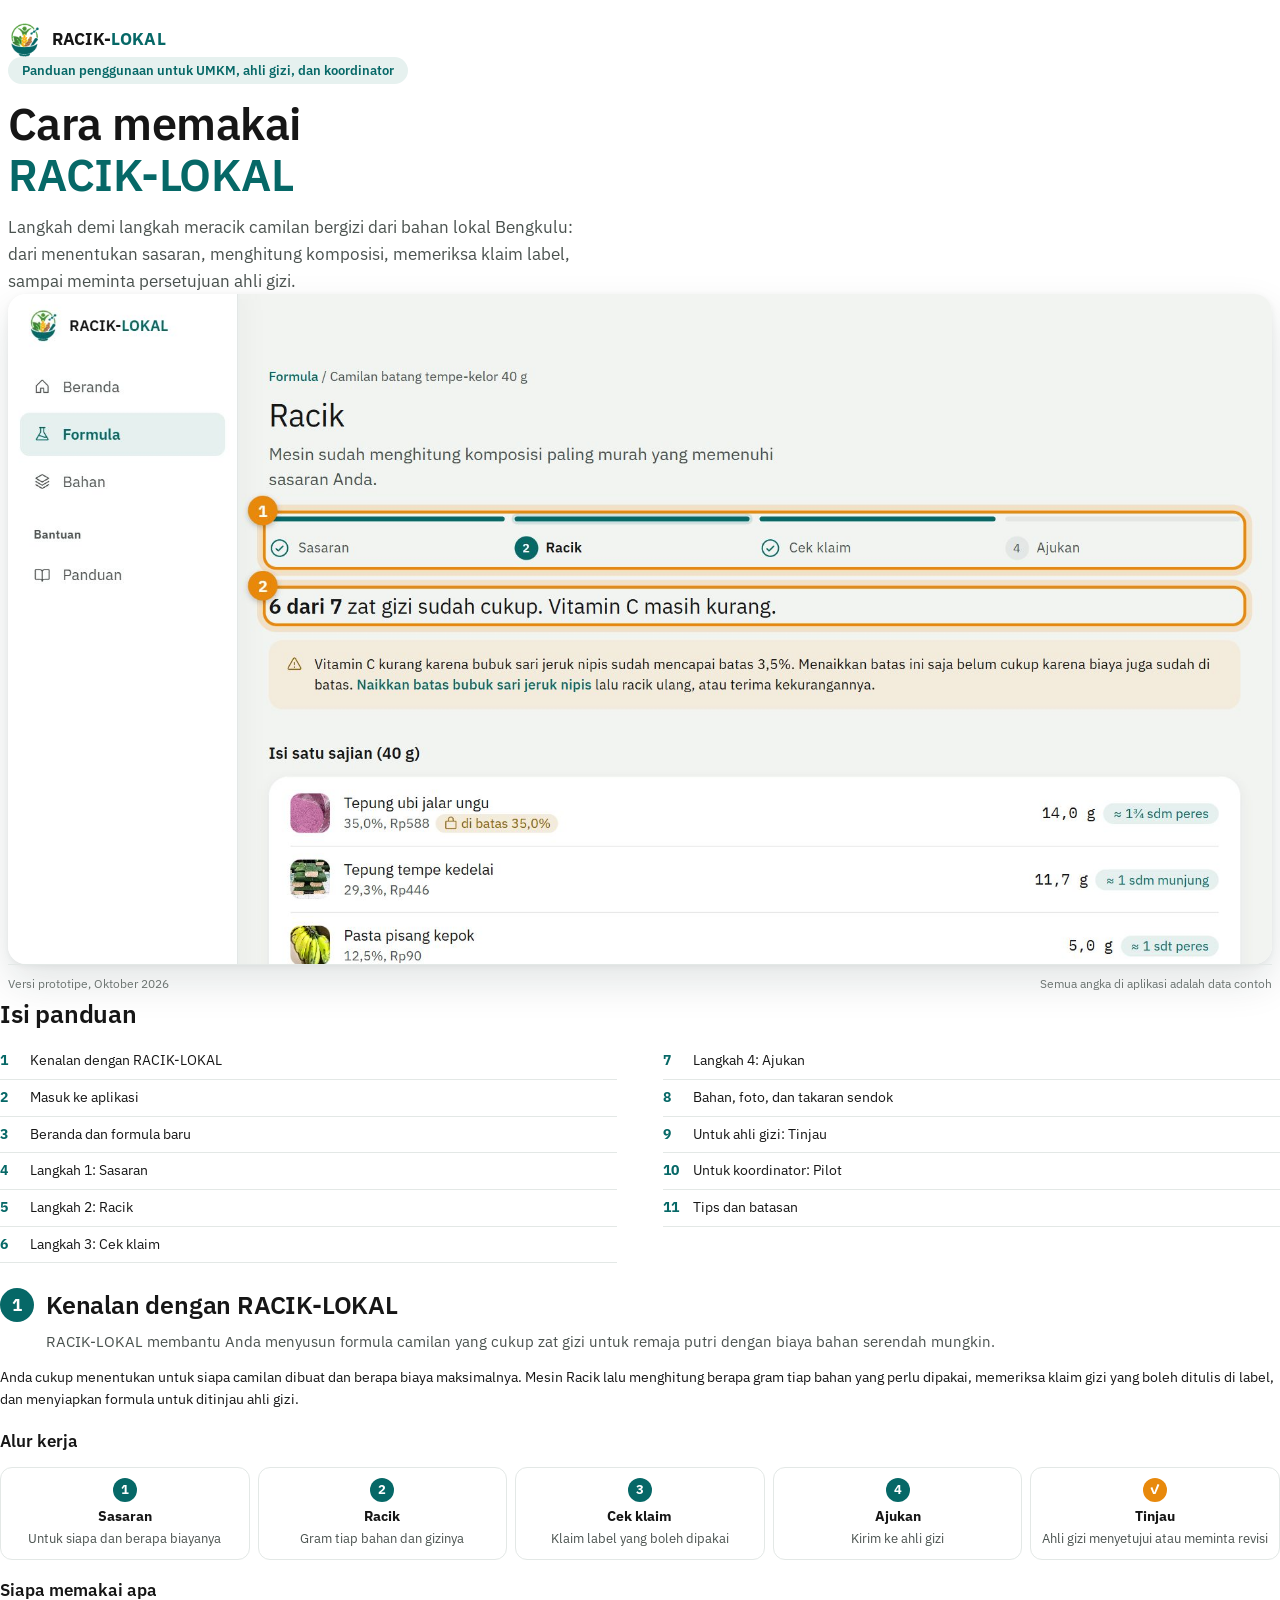
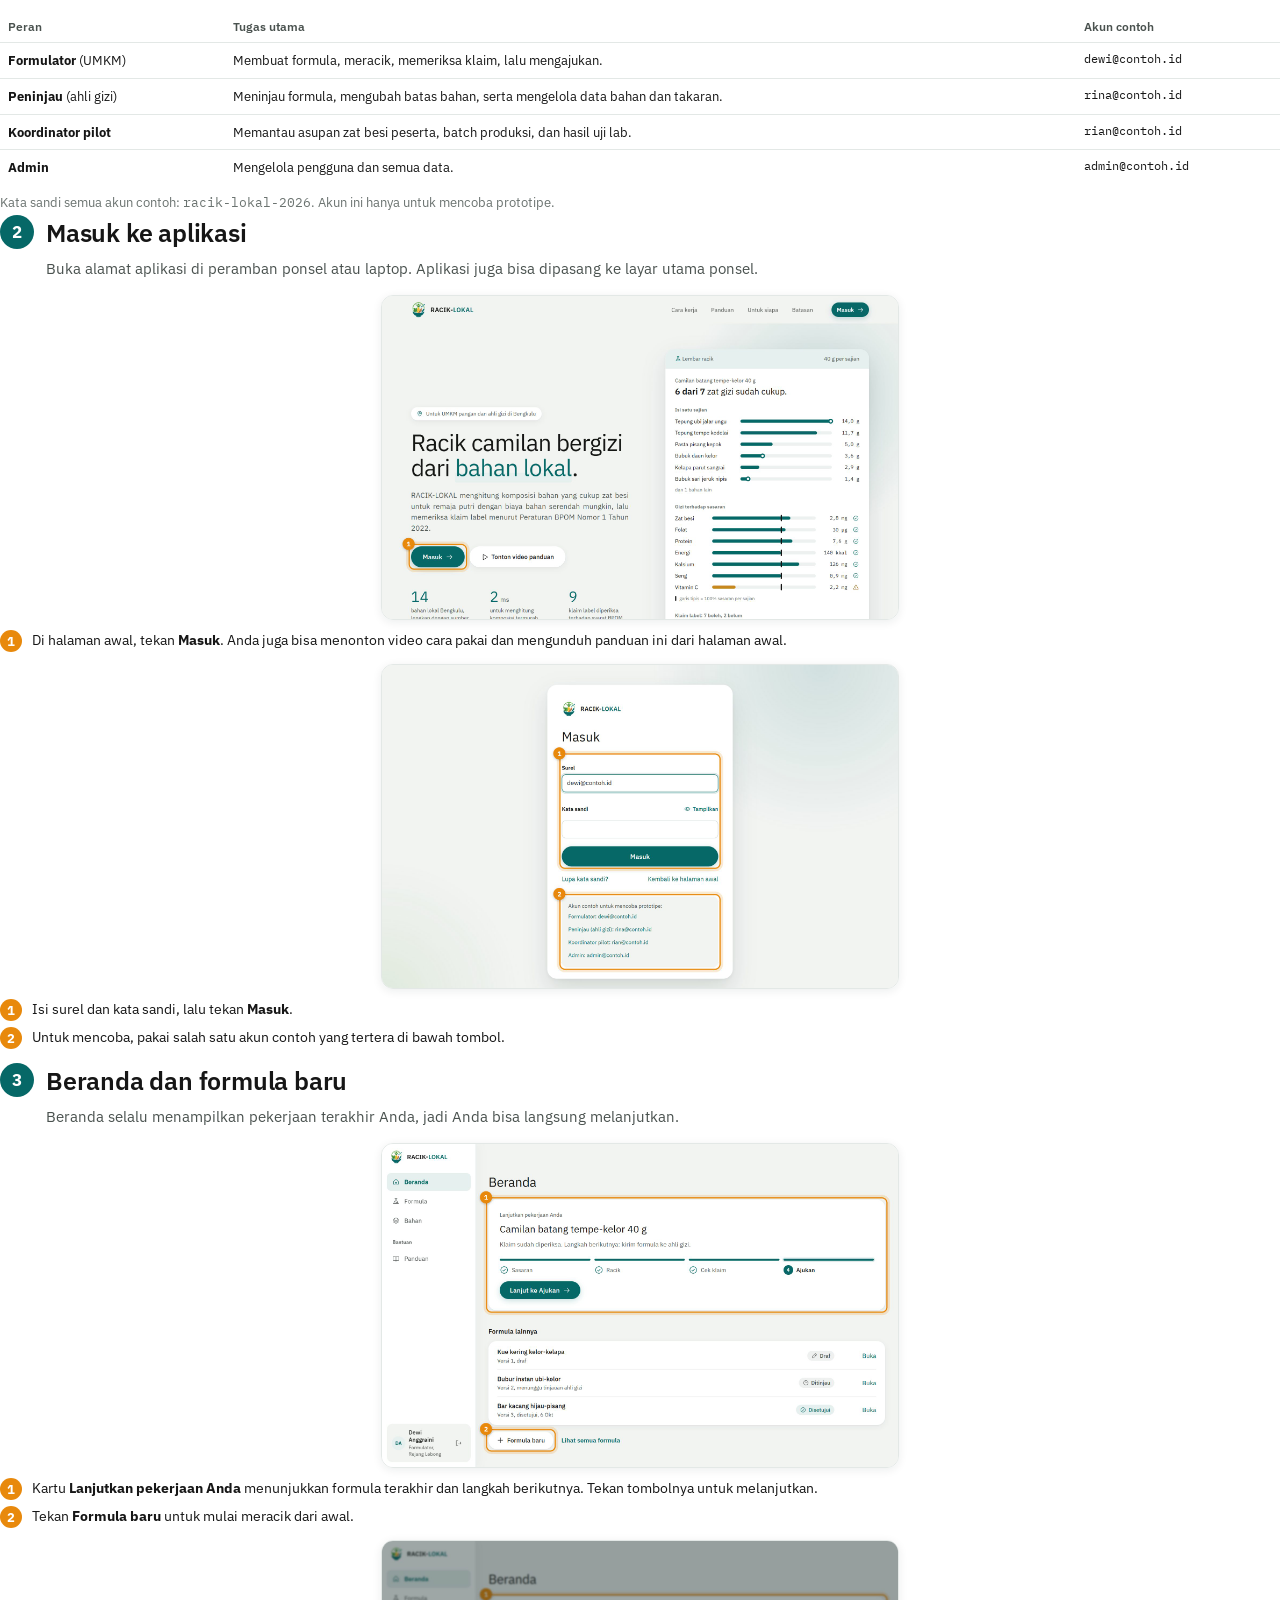
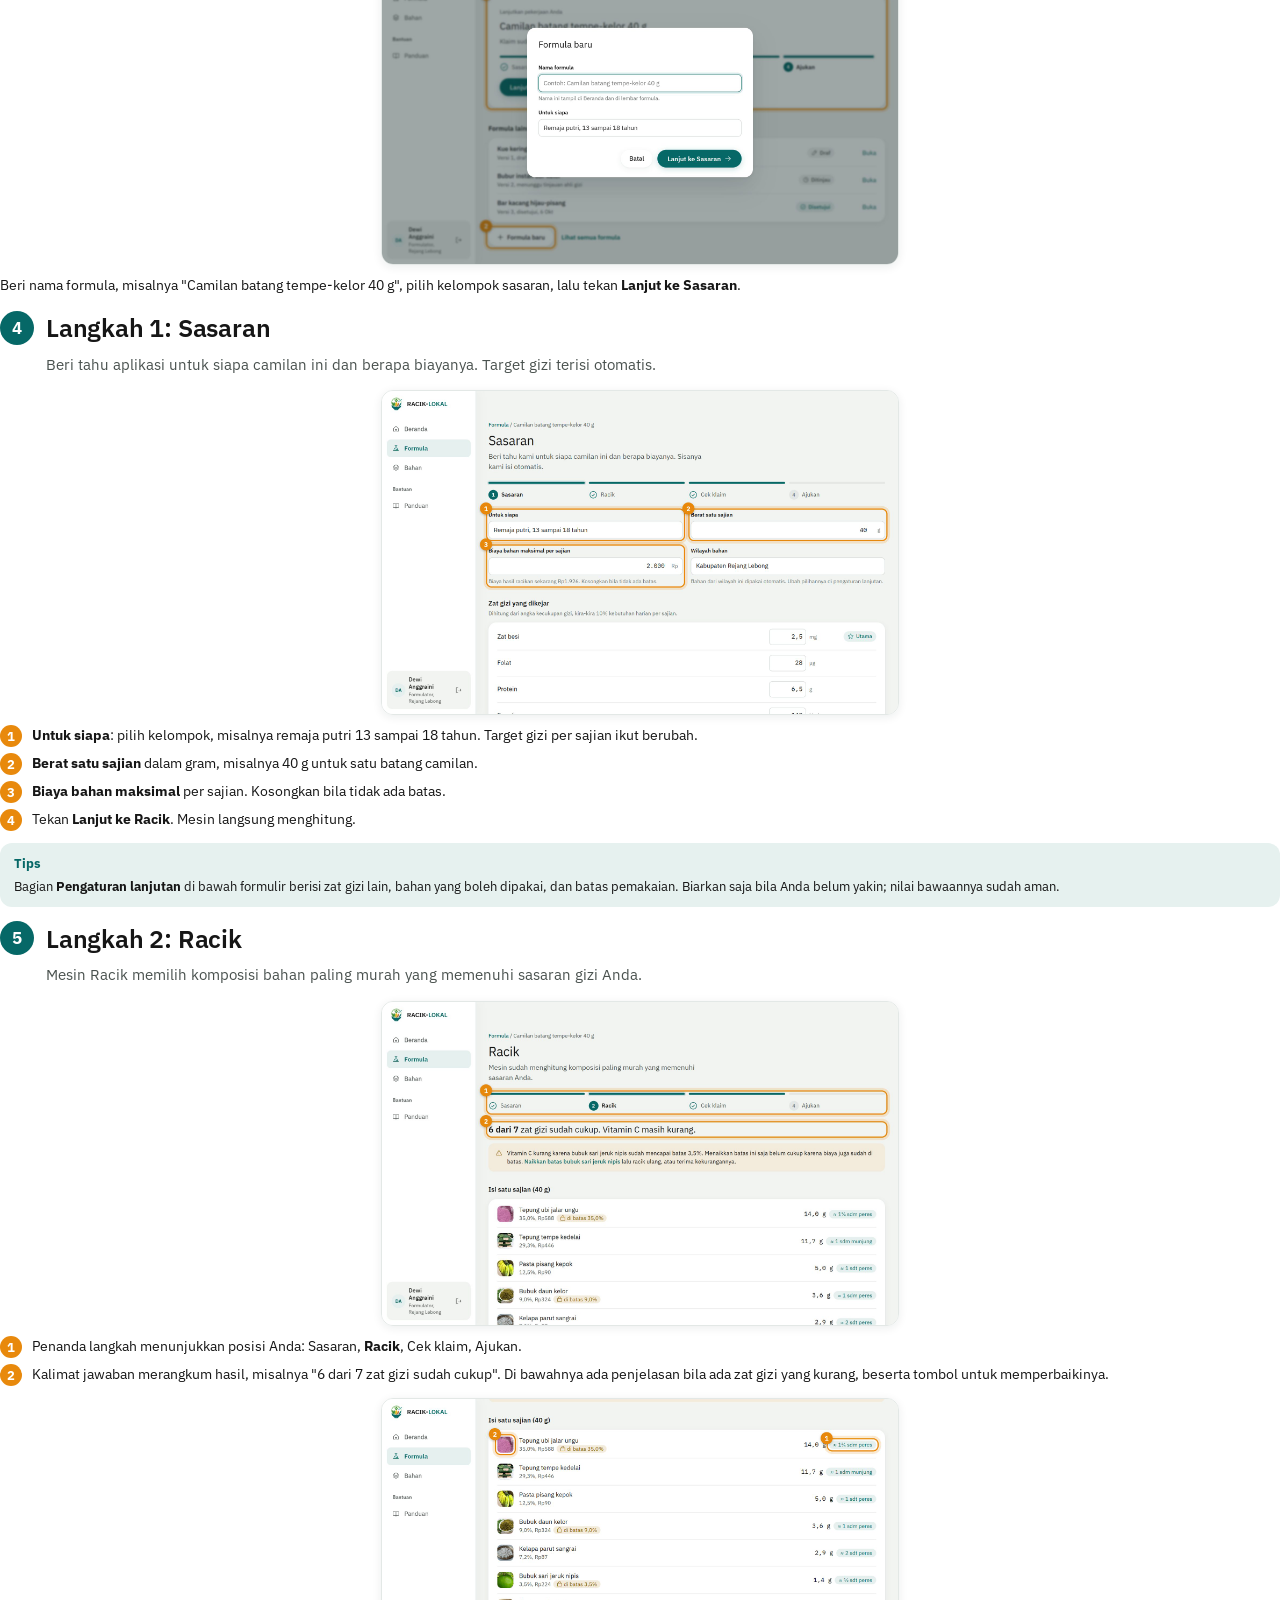
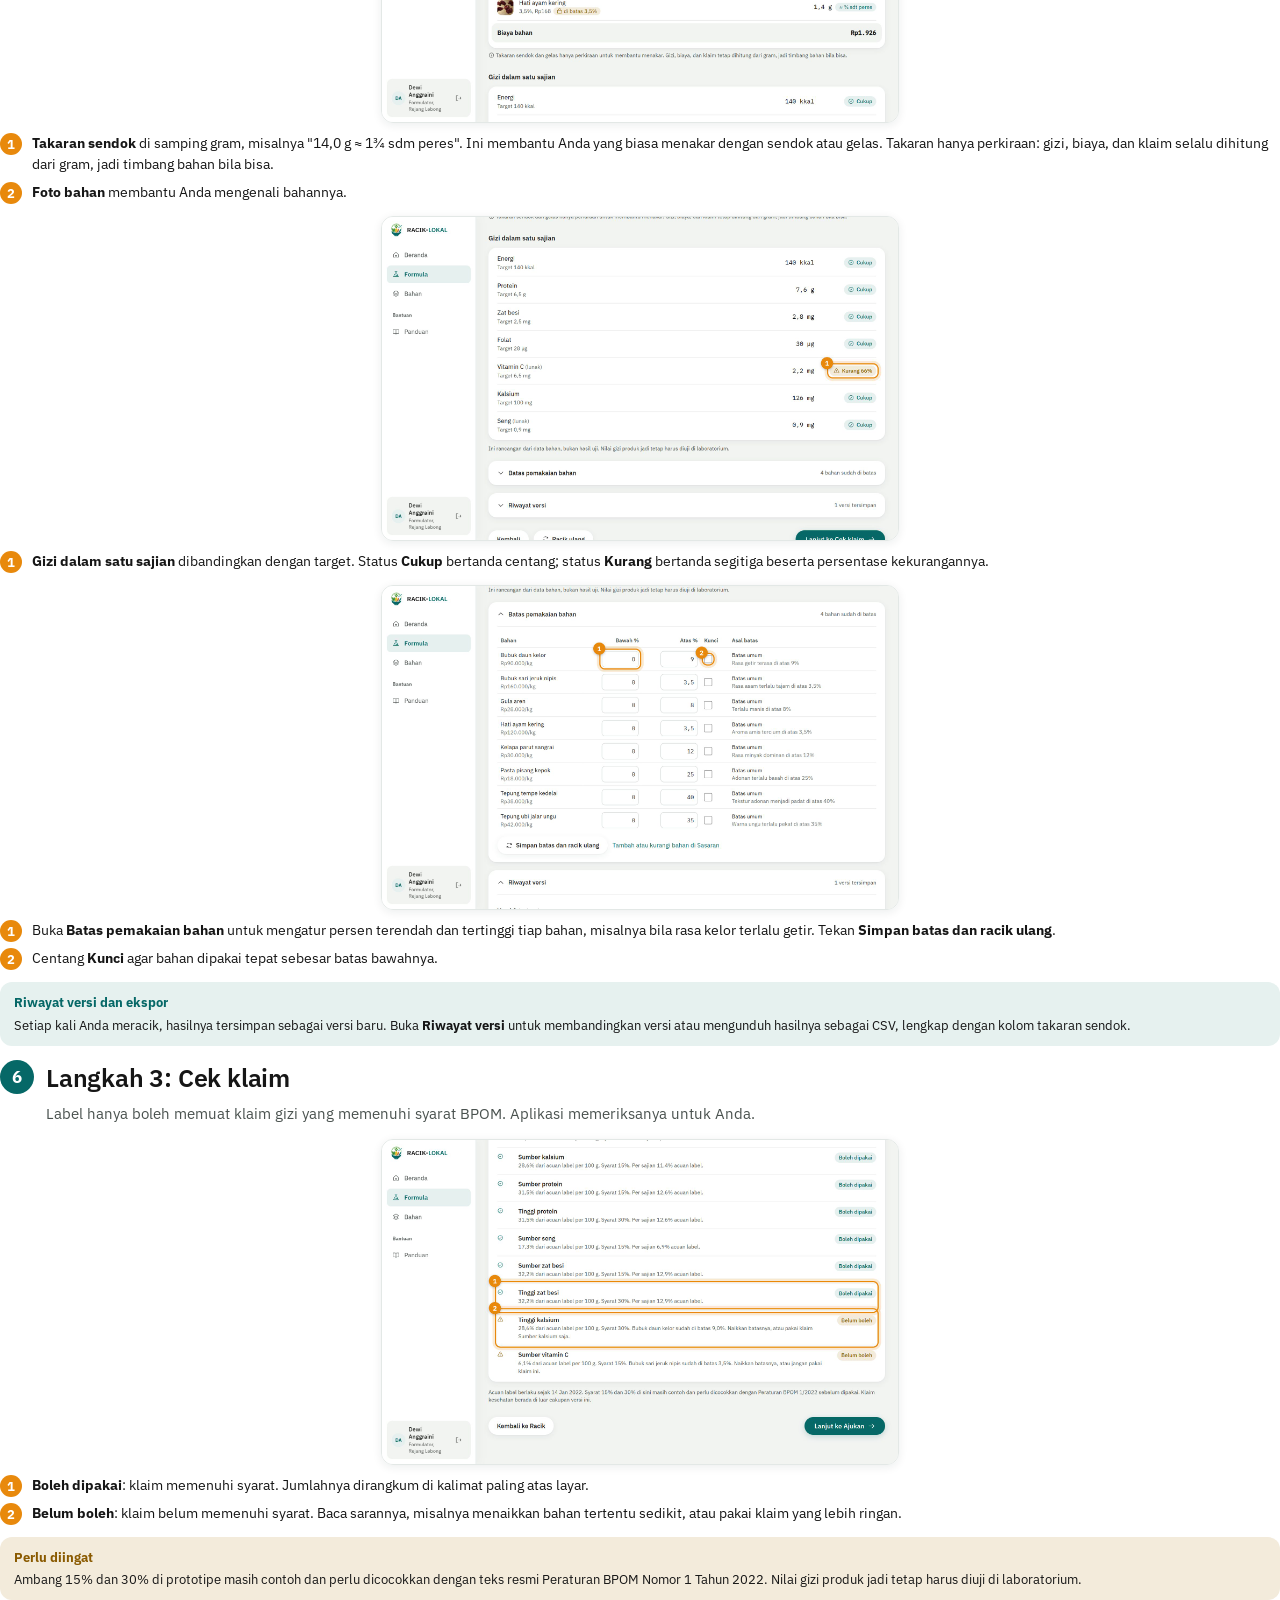
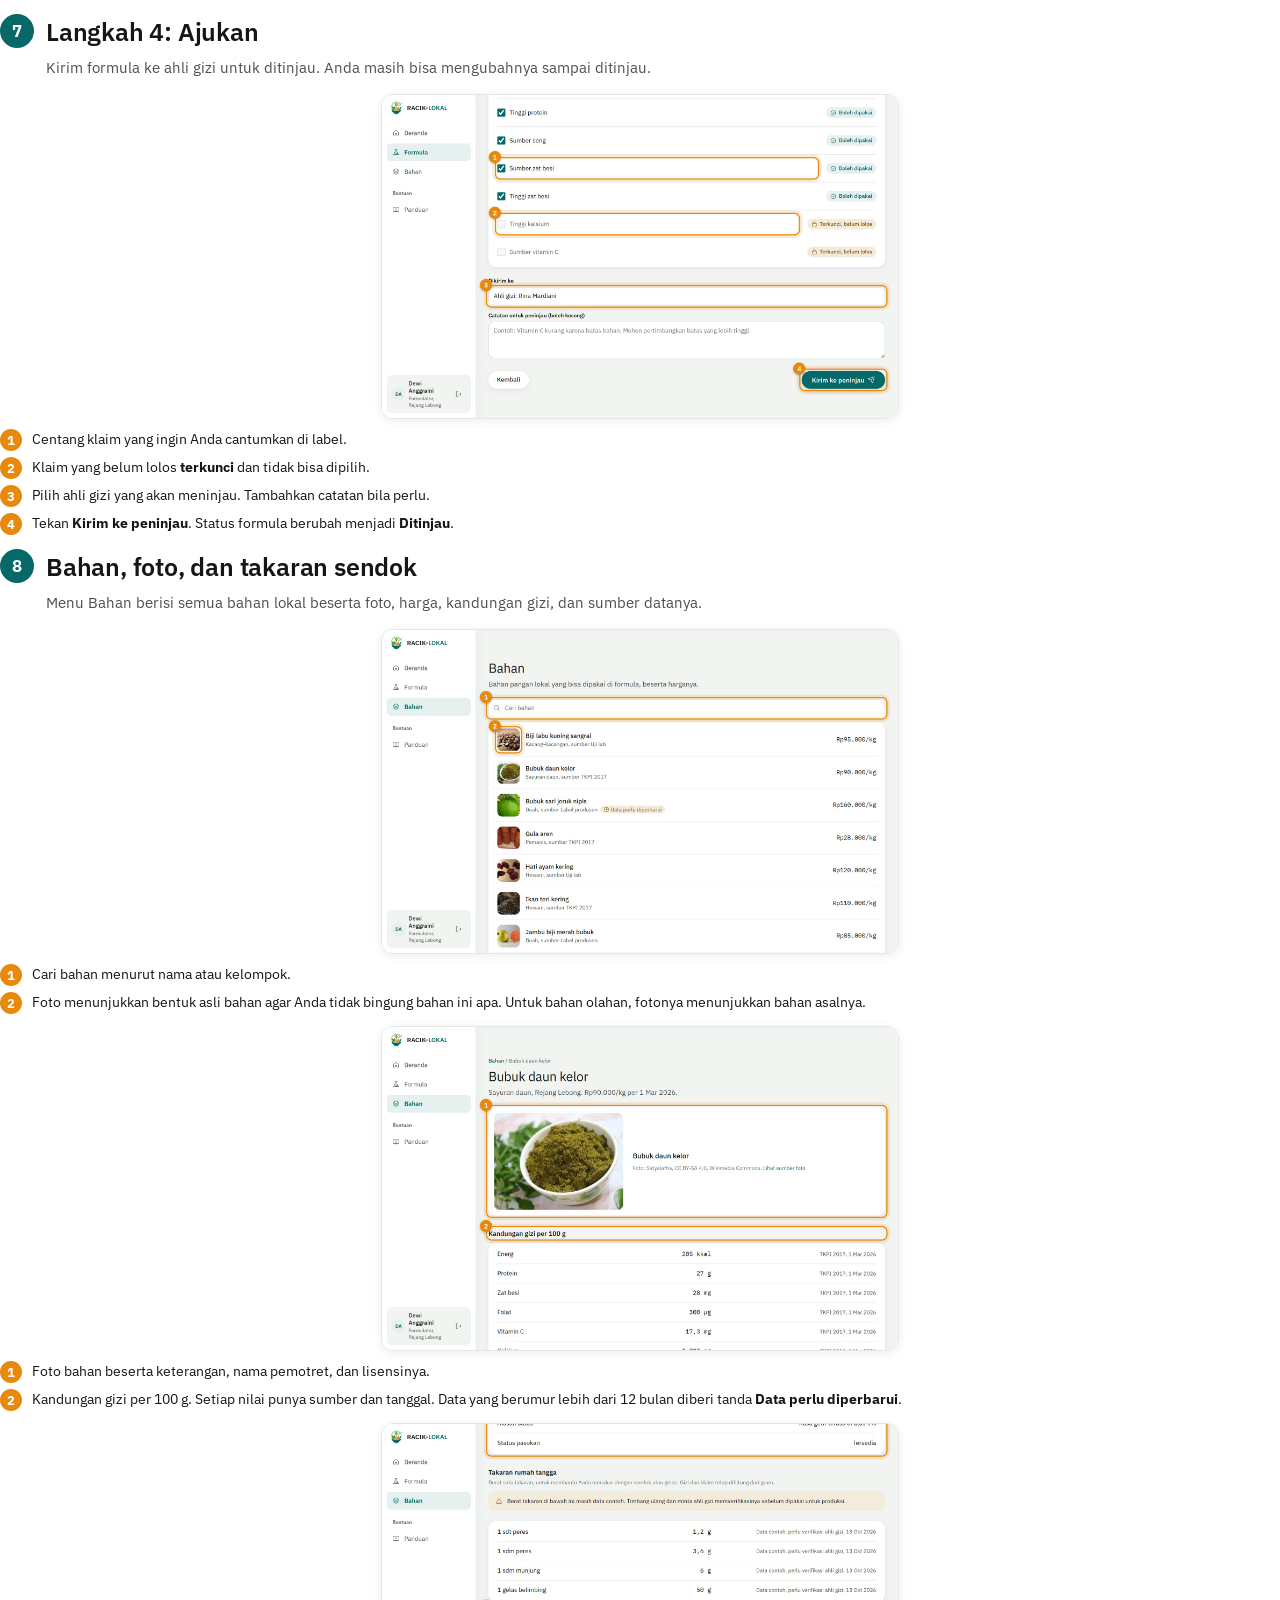
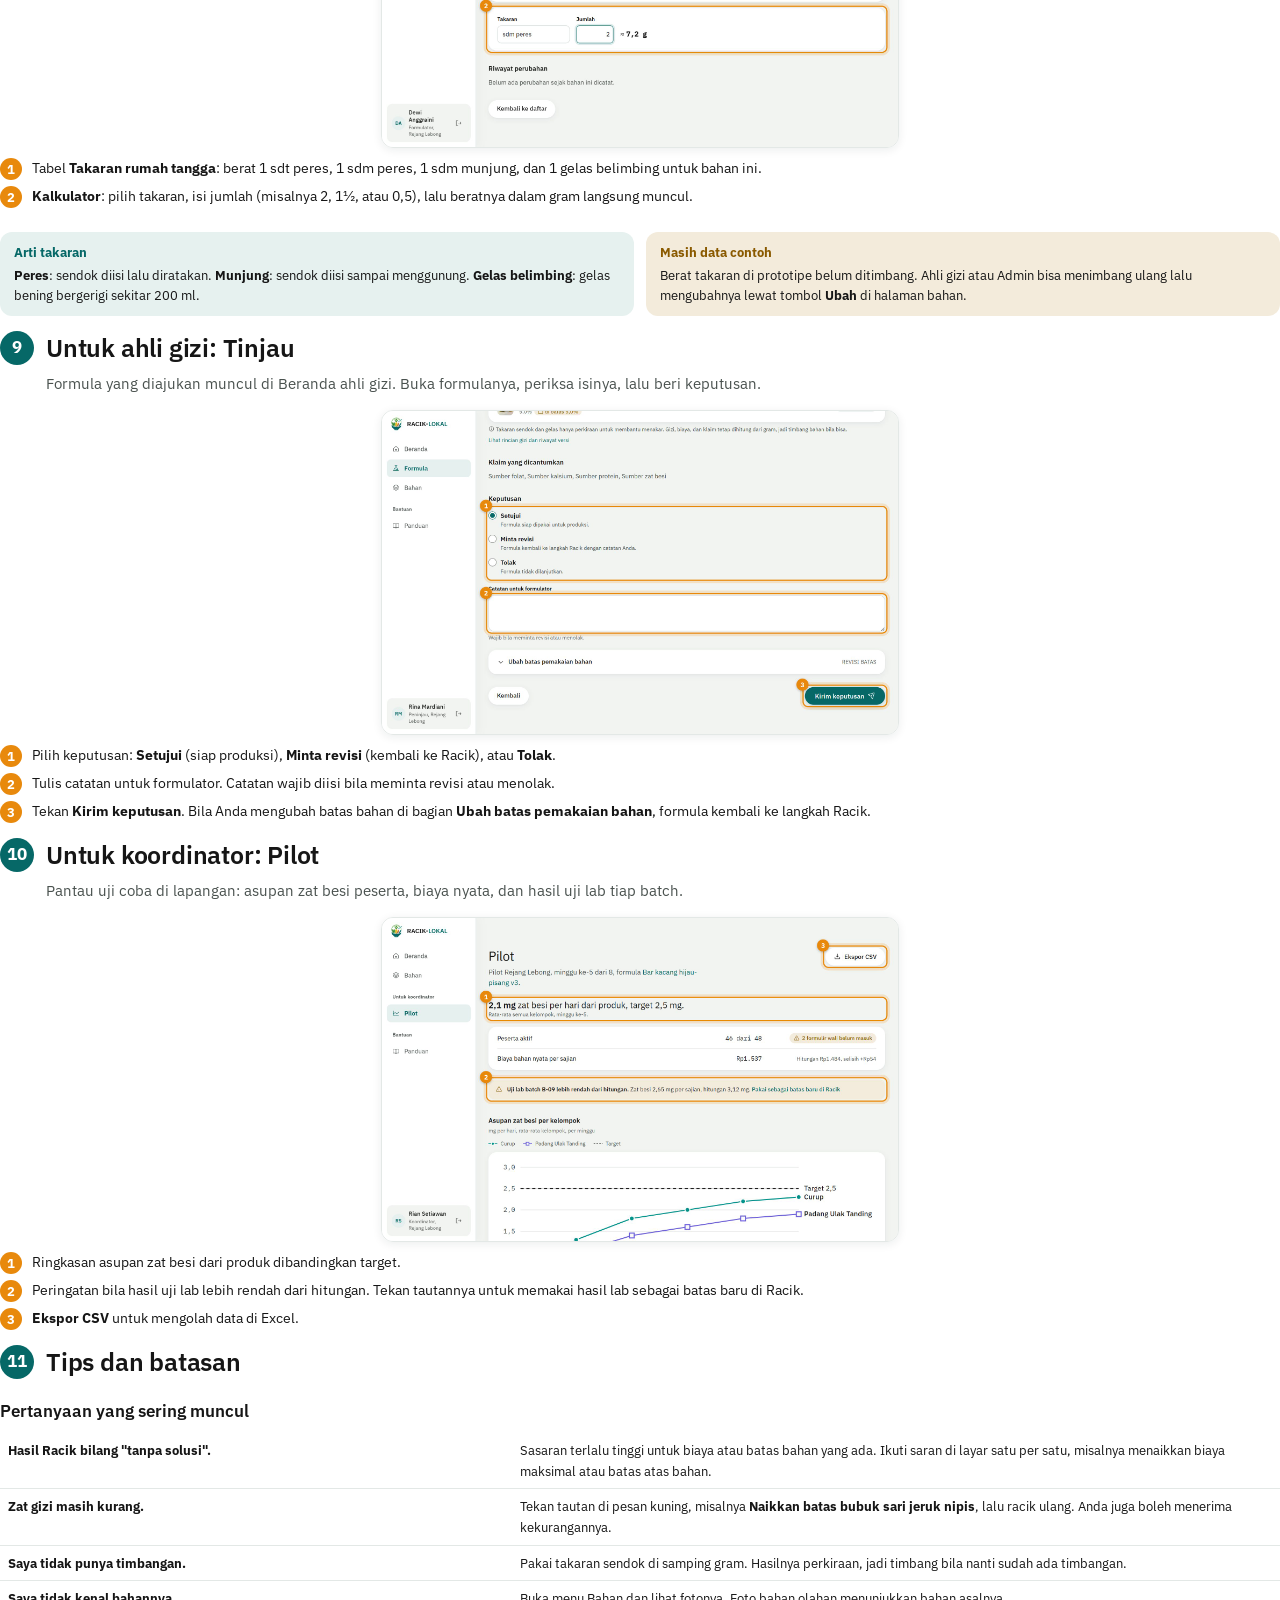
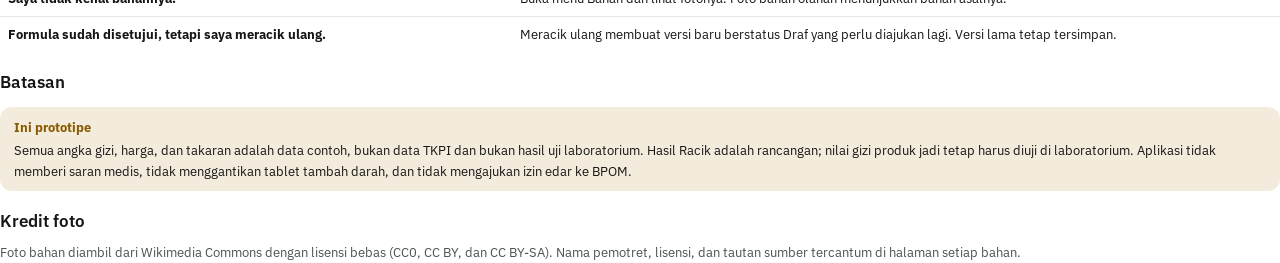
<file: tools/panduan/panduan.html>
<!DOCTYPE html>
<html lang="id">
<head>
<meta charset="UTF-8">
<title>Panduan Penggunaan RACIK-LOKAL</title>
<link rel="stylesheet" href="https://fonts.googleapis.com/css2?family=IBM+Plex+Mono:wght@400;500&family=IBM+Plex+Sans:wght@400;500;600;700&display=swap">
<style>
  @page { size: A4; margin: 16mm 16mm 18mm; }
  :root { --accent: #066867; --soft: #e6f1ef; --ink: #161616; --muted: #4a524f; --subtle: #6b7370; --line: #e3e8e6; --canvas: #f2f4f2; --jingga: #e8890c; --warn-bg: #f3ebdb; --warn: #8a5a00; }
  * { box-sizing: border-box; }
  html { -webkit-print-color-adjust: exact; print-color-adjust: exact; }
  body { margin: 0; font: 400 10.5pt/1.55 "IBM Plex Sans", system-ui, sans-serif; color: var(--ink); }
  h1, h2, h3, p, ol, ul { margin: 0; }
  .mono { font-family: "IBM Plex Mono", monospace; }
  .putus { break-before: page; }
  .utuh { break-inside: avoid; }

  /* Sampul */
  .sampul { height: 263mm; display: flex; flex-direction: column; justify-content: space-between; padding: 6mm 2mm 0; }
  .merek { display: flex; align-items: center; gap: 10px; font-weight: 700; font-size: 13pt; letter-spacing: .3px; }
  .merek img { width: 34px; height: 34px; }
  .merek b { color: var(--accent); }
  .sampul .pil { display: inline-block; background: var(--soft); color: var(--accent); border-radius: 999px; padding: 4px 14px; font-size: 9.5pt; font-weight: 600; margin-bottom: 14px; }
  .sampul h1 { font-size: 34pt; line-height: 1.12; font-weight: 600; letter-spacing: -.5px; }
  .sampul h1 span { color: var(--accent); }
  .sampul .lead { font-size: 13pt; color: var(--muted); margin-top: 14px; max-width: 150mm; }
  .sampul figure { margin: 0; border-radius: 18px; overflow: hidden; box-shadow: 0 2px 6px rgba(16,40,38,.06), 0 18px 40px rgba(16,40,38,.12); }
  .sampul figure img { display: block; width: 100%; }
  .sampul .kaki { display: flex; justify-content: space-between; font-size: 9pt; color: var(--subtle); border-top: 1px solid var(--line); padding-top: 10px; }

  /* Judul bagian */
  .bagian { display: flex; align-items: center; gap: 12px; margin: 0 0 6px; }
  .bagian .no { flex: none; width: 34px; height: 34px; border-radius: 50%; background: var(--accent); color: #fff; display: grid; place-items: center; font-weight: 700; font-size: 13pt; }
  .bagian h2 { font-size: 19pt; font-weight: 600; letter-spacing: -.2px; }
  .intro { color: var(--muted); font-size: 11pt; margin: 0 0 14px 46px; }
  h3 { font-size: 12.5pt; font-weight: 600; margin: 18px 0 8px; }
  p + p { margin-top: 6px; }

  /* Gambar layar dengan penjelasan bernomor */
  figure.layar { margin: 8px 0 12px; break-inside: avoid; }
  figure.layar img { display: block; width: auto; max-width: 100%; max-height: 86mm; margin: 0 auto; border-radius: 12px; border: 1px solid var(--line); box-shadow: 0 2px 10px rgba(16,40,38,.08); }
  figure.layar figcaption { margin-top: 10px; }
  ol.tanda { list-style: none; padding: 0; display: grid; gap: 6px; }
  ol.tanda li { position: relative; padding-left: 32px; min-height: 22px; }
  ol.tanda li::before { content: attr(data-no); position: absolute; left: 0; top: 0; width: 22px; height: 22px; border-radius: 50%; background: var(--jingga); color: #fff; font-weight: 700; font-size: 9.5pt; line-height: 22px; text-align: center; }

  /* Kotak bantuan */
  .kotak { border-radius: 12px; padding: 10px 14px; margin: 12px 0; font-size: 10pt; break-inside: avoid; }
  .kotak.tip { background: var(--soft); }
  .kotak.awas { background: var(--warn-bg); }
  .kotak > b:first-child { display: block; margin-bottom: 2px; }
  .kotak.tip > b:first-child { color: var(--accent); }
  .kotak.awas > b:first-child { color: var(--warn); }

  /* Alur */
  .alur { display: grid; grid-template-columns: repeat(5, 1fr); gap: 8px; margin: 12px 0 6px; }
  .alur div { background: #fff; border: 1px solid var(--line); border-radius: 12px; padding: 10px; text-align: center; font-size: 9.5pt; color: var(--muted); }
  .alur div b { display: block; color: var(--ink); font-size: 10.5pt; margin: 4px 0 2px; }
  .alur div .n { display: inline-grid; place-items: center; width: 24px; height: 24px; border-radius: 50%; background: var(--accent); color: #fff; font-weight: 700; font-size: 9.5pt; }
  .alur div.peninjau .n { background: var(--jingga); }

  table { width: 100%; border-collapse: collapse; font-size: 10pt; margin: 8px 0; }
  th { text-align: left; font-size: 9pt; color: var(--muted); font-weight: 600; padding: 6px 8px; border-bottom: 1px solid var(--line); }
  td { padding: 7px 8px; border-bottom: 1px solid var(--line); vertical-align: top; }
  tr:last-child td { border-bottom: 0; }
  td.akun { font-family: "IBM Plex Mono", monospace; font-size: 9pt; white-space: nowrap; }

  /* Daftar isi */
  .isi { columns: 2; column-gap: 12mm; margin-top: 10px; }
  .isi div { display: flex; gap: 10px; padding: 7px 0; border-bottom: 1px solid var(--line); break-inside: avoid; }
  .isi div span { color: var(--accent); font-weight: 700; min-width: 20px; }
  .dua { display: grid; grid-template-columns: 1fr 1fr; gap: 12px; }
</style>
</head>
<body>

<!-- Sampul -->
<section class="sampul">
  <div class="merek"><img src="../../static/assets/brand/mark-192.png" alt=""><span>RACIK-<b>LOKAL</b></span></div>
  <div>
    <span class="pil">Panduan penggunaan untuk UMKM, ahli gizi, dan koordinator</span>
    <h1>Cara memakai<br><span>RACIK-LOKAL</span></h1>
    <p class="lead">Langkah demi langkah meracik camilan bergizi dari bahan lokal Bengkulu: dari menentukan sasaran, menghitung komposisi, memeriksa klaim label, sampai meminta persetujuan ahli gizi.</p>
  </div>
  <figure><img src="gambar/06-racik-hasil.jpg" alt="Layar Racik"></figure>
  <div class="kaki"><span>Versi prototipe, Oktober 2026</span><span>Semua angka di aplikasi adalah data contoh</span></div>
</section>

<!-- Daftar isi dan kenalan -->
<section class="putus">
  <div class="bagian"><h2>Isi panduan</h2></div>
  <div class="isi">
    <div><span>1</span>Kenalan dengan RACIK-LOKAL</div>
    <div><span>2</span>Masuk ke aplikasi</div>
    <div><span>3</span>Beranda dan formula baru</div>
    <div><span>4</span>Langkah 1: Sasaran</div>
    <div><span>5</span>Langkah 2: Racik</div>
    <div><span>6</span>Langkah 3: Cek klaim</div>
    <div><span>7</span>Langkah 4: Ajukan</div>
    <div><span>8</span>Bahan, foto, dan takaran sendok</div>
    <div><span>9</span>Untuk ahli gizi: Tinjau</div>
    <div><span>10</span>Untuk koordinator: Pilot</div>
    <div><span>11</span>Tips dan batasan</div>
  </div>

  <div class="bagian" style="margin-top: 22px"><span class="no">1</span><h2>Kenalan dengan RACIK-LOKAL</h2></div>
  <p class="intro">RACIK-LOKAL membantu Anda menyusun formula camilan yang cukup zat gizi untuk remaja putri dengan biaya bahan serendah mungkin.</p>
  <p>Anda cukup menentukan untuk siapa camilan dibuat dan berapa biaya maksimalnya. Mesin Racik lalu menghitung berapa gram tiap bahan yang perlu dipakai, memeriksa klaim gizi yang boleh ditulis di label, dan menyiapkan formula untuk ditinjau ahli gizi.</p>

  <h3>Alur kerja</h3>
  <div class="alur">
    <div><span class="n">1</span><b>Sasaran</b>Untuk siapa dan berapa biayanya</div>
    <div><span class="n">2</span><b>Racik</b>Gram tiap bahan dan gizinya</div>
    <div><span class="n">3</span><b>Cek klaim</b>Klaim label yang boleh dipakai</div>
    <div><span class="n">4</span><b>Ajukan</b>Kirim ke ahli gizi</div>
    <div class="peninjau"><span class="n">✓</span><b>Tinjau</b>Ahli gizi menyetujui atau meminta revisi</div>
  </div>

  <h3>Siapa memakai apa</h3>
  <table>
    <thead><tr><th>Peran</th><th>Tugas utama</th><th>Akun contoh</th></tr></thead>
    <tbody>
      <tr><td><b>Formulator</b> (UMKM)</td><td>Membuat formula, meracik, memeriksa klaim, lalu mengajukan.</td><td class="akun">dewi@contoh.id</td></tr>
      <tr><td><b>Peninjau</b> (ahli gizi)</td><td>Meninjau formula, mengubah batas bahan, serta mengelola data bahan dan takaran.</td><td class="akun">rina@contoh.id</td></tr>
      <tr><td><b>Koordinator pilot</b></td><td>Memantau asupan zat besi peserta, batch produksi, dan hasil uji lab.</td><td class="akun">rian@contoh.id</td></tr>
      <tr><td><b>Admin</b></td><td>Mengelola pengguna dan semua data.</td><td class="akun">admin@contoh.id</td></tr>
    </tbody>
  </table>
  <p style="font-size: 9.5pt; color: var(--subtle)">Kata sandi semua akun contoh: <span class="mono">racik-lokal-2026</span>. Akun ini hanya untuk mencoba prototipe.</p>
</section>

<!-- Masuk -->
<section class="putus">
  <div class="bagian"><span class="no">2</span><h2>Masuk ke aplikasi</h2></div>
  <p class="intro">Buka alamat aplikasi di peramban ponsel atau laptop. Aplikasi juga bisa dipasang ke layar utama ponsel.</p>
  <figure class="layar">
    <img src="gambar/01-halaman-awal.jpg" alt="Halaman awal">
    <figcaption><ol class="tanda"><li data-no="1">Di halaman awal, tekan <b>Masuk</b>. Anda juga bisa menonton video cara pakai dan mengunduh panduan ini dari halaman awal.</li></ol></figcaption>
  </figure>
  <figure class="layar">
    <img src="gambar/02-masuk.jpg" alt="Layar masuk">
    <figcaption><ol class="tanda">
      <li data-no="1">Isi surel dan kata sandi, lalu tekan <b>Masuk</b>.</li>
      <li data-no="2">Untuk mencoba, pakai salah satu akun contoh yang tertera di bawah tombol.</li>
    </ol></figcaption>
  </figure>
</section>

<!-- Beranda -->
<section class="putus">
  <div class="bagian"><span class="no">3</span><h2>Beranda dan formula baru</h2></div>
  <p class="intro">Beranda selalu menampilkan pekerjaan terakhir Anda, jadi Anda bisa langsung melanjutkan.</p>
  <figure class="layar">
    <img src="gambar/03-beranda.jpg" alt="Beranda">
    <figcaption><ol class="tanda">
      <li data-no="1">Kartu <b>Lanjutkan pekerjaan Anda</b> menunjukkan formula terakhir dan langkah berikutnya. Tekan tombolnya untuk melanjutkan.</li>
      <li data-no="2">Tekan <b>Formula baru</b> untuk mulai meracik dari awal.</li>
    </ol></figcaption>
  </figure>
  <figure class="layar">
    <img src="gambar/04-formula-baru.jpg" alt="Membuat formula baru">
    <figcaption><p>Beri nama formula, misalnya "Camilan batang tempe-kelor 40 g", pilih kelompok sasaran, lalu tekan <b>Lanjut ke Sasaran</b>.</p></figcaption>
  </figure>
</section>

<!-- Sasaran -->
<section class="putus">
  <div class="bagian"><span class="no">4</span><h2>Langkah 1: Sasaran</h2></div>
  <p class="intro">Beri tahu aplikasi untuk siapa camilan ini dan berapa biayanya. Target gizi terisi otomatis.</p>
  <figure class="layar">
    <img src="gambar/05-sasaran.jpg" alt="Langkah Sasaran">
    <figcaption><ol class="tanda">
      <li data-no="1"><b>Untuk siapa</b>: pilih kelompok, misalnya remaja putri 13 sampai 18 tahun. Target gizi per sajian ikut berubah.</li>
      <li data-no="2"><b>Berat satu sajian</b> dalam gram, misalnya 40 g untuk satu batang camilan.</li>
      <li data-no="3"><b>Biaya bahan maksimal</b> per sajian. Kosongkan bila tidak ada batas.</li>
      <li data-no="4">Tekan <b>Lanjut ke Racik</b>. Mesin langsung menghitung.</li>
    </ol></figcaption>
  </figure>
  <div class="kotak tip"><b>Tips</b>Bagian <b>Pengaturan lanjutan</b> di bawah formulir berisi zat gizi lain, bahan yang boleh dipakai, dan batas pemakaian. Biarkan saja bila Anda belum yakin; nilai bawaannya sudah aman.</div>
</section>

<!-- Racik -->
<section class="putus">
  <div class="bagian"><span class="no">5</span><h2>Langkah 2: Racik</h2></div>
  <p class="intro">Mesin Racik memilih komposisi bahan paling murah yang memenuhi sasaran gizi Anda.</p>
  <figure class="layar">
    <img src="gambar/06-racik-hasil.jpg" alt="Hasil Racik">
    <figcaption><ol class="tanda">
      <li data-no="1">Penanda langkah menunjukkan posisi Anda: Sasaran, <b>Racik</b>, Cek klaim, Ajukan.</li>
      <li data-no="2">Kalimat jawaban merangkum hasil, misalnya "6 dari 7 zat gizi sudah cukup". Di bawahnya ada penjelasan bila ada zat gizi yang kurang, beserta tombol untuk memperbaikinya.</li>
    </ol></figcaption>
  </figure>
  <figure class="layar">
    <img src="gambar/07-racik-takaran.jpg" alt="Isi satu sajian dengan takaran sendok">
    <figcaption><ol class="tanda">
      <li data-no="1"><b>Takaran sendok</b> di samping gram, misalnya "14,0 g ≈ 1¾ sdm peres". Ini membantu Anda yang biasa menakar dengan sendok atau gelas. Takaran hanya perkiraan: gizi, biaya, dan klaim selalu dihitung dari gram, jadi timbang bahan bila bisa.</li>
      <li data-no="2"><b>Foto bahan</b> membantu Anda mengenali bahannya.</li>
    </ol></figcaption>
  </figure>
</section>

<section class="putus">
  <figure class="layar">
    <img src="gambar/08-racik-gizi.jpg" alt="Gizi dalam satu sajian">
    <figcaption><ol class="tanda">
      <li data-no="1"><b>Gizi dalam satu sajian</b> dibandingkan dengan target. Status <b>Cukup</b> bertanda centang; status <b>Kurang</b> bertanda segitiga beserta persentase kekurangannya.</li>
    </ol></figcaption>
  </figure>
  <figure class="layar">
    <img src="gambar/09-racik-batas.jpg" alt="Batas pemakaian bahan">
    <figcaption><ol class="tanda">
      <li data-no="1">Buka <b>Batas pemakaian bahan</b> untuk mengatur persen terendah dan tertinggi tiap bahan, misalnya bila rasa kelor terlalu getir. Tekan <b>Simpan batas dan racik ulang</b>.</li>
      <li data-no="2">Centang <b>Kunci</b> agar bahan dipakai tepat sebesar batas bawahnya.</li>
    </ol></figcaption>
  </figure>
  <div class="kotak tip"><b>Riwayat versi dan ekspor</b>Setiap kali Anda meracik, hasilnya tersimpan sebagai versi baru. Buka <b>Riwayat versi</b> untuk membandingkan versi atau mengunduh hasilnya sebagai CSV, lengkap dengan kolom takaran sendok.</div>
</section>

<!-- Cek klaim -->
<section class="putus">
  <div class="bagian"><span class="no">6</span><h2>Langkah 3: Cek klaim</h2></div>
  <p class="intro">Label hanya boleh memuat klaim gizi yang memenuhi syarat BPOM. Aplikasi memeriksanya untuk Anda.</p>
  <figure class="layar">
    <img src="gambar/10-cek-klaim.jpg" alt="Cek klaim">
    <figcaption><ol class="tanda">
      <li data-no="1"><b>Boleh dipakai</b>: klaim memenuhi syarat. Jumlahnya dirangkum di kalimat paling atas layar.</li>
      <li data-no="2"><b>Belum boleh</b>: klaim belum memenuhi syarat. Baca sarannya, misalnya menaikkan bahan tertentu sedikit, atau pakai klaim yang lebih ringan.</li>
    </ol></figcaption>
  </figure>
  <div class="kotak awas"><b>Perlu diingat</b>Ambang 15% dan 30% di prototipe masih contoh dan perlu dicocokkan dengan teks resmi Peraturan BPOM Nomor 1 Tahun 2022. Nilai gizi produk jadi tetap harus diuji di laboratorium.</div>
</section>

<!-- Ajukan -->
<section class="putus">
  <div class="bagian"><span class="no">7</span><h2>Langkah 4: Ajukan</h2></div>
  <p class="intro">Kirim formula ke ahli gizi untuk ditinjau. Anda masih bisa mengubahnya sampai ditinjau.</p>
  <figure class="layar">
    <img src="gambar/11-ajukan.jpg" alt="Ajukan">
    <figcaption><ol class="tanda">
      <li data-no="1">Centang klaim yang ingin Anda cantumkan di label.</li>
      <li data-no="2">Klaim yang belum lolos <b>terkunci</b> dan tidak bisa dipilih.</li>
      <li data-no="3">Pilih ahli gizi yang akan meninjau. Tambahkan catatan bila perlu.</li>
      <li data-no="4">Tekan <b>Kirim ke peninjau</b>. Status formula berubah menjadi <b>Ditinjau</b>.</li>
    </ol></figcaption>
  </figure>
</section>

<!-- Bahan -->
<section class="putus">
  <div class="bagian"><span class="no">8</span><h2>Bahan, foto, dan takaran sendok</h2></div>
  <p class="intro">Menu Bahan berisi semua bahan lokal beserta foto, harga, kandungan gizi, dan sumber datanya.</p>
  <figure class="layar">
    <img src="gambar/12-bahan-daftar.jpg" alt="Daftar bahan">
    <figcaption><ol class="tanda">
      <li data-no="1">Cari bahan menurut nama atau kelompok.</li>
      <li data-no="2">Foto menunjukkan bentuk asli bahan agar Anda tidak bingung bahan ini apa. Untuk bahan olahan, fotonya menunjukkan bahan asalnya.</li>
    </ol></figcaption>
  </figure>
  <figure class="layar">
    <img src="gambar/13-bahan-detail.jpg" alt="Detail bahan">
    <figcaption><ol class="tanda">
      <li data-no="1">Foto bahan beserta keterangan, nama pemotret, dan lisensinya.</li>
      <li data-no="2">Kandungan gizi per 100 g. Setiap nilai punya sumber dan tanggal. Data yang berumur lebih dari 12 bulan diberi tanda <b>Data perlu diperbarui</b>.</li>
    </ol></figcaption>
  </figure>
</section>

<section class="putus">
  <figure class="layar">
    <img src="gambar/14-bahan-takaran.jpg" alt="Takaran rumah tangga dan kalkulator">
    <figcaption><ol class="tanda">
      <li data-no="1">Tabel <b>Takaran rumah tangga</b>: berat 1 sdt peres, 1 sdm peres, 1 sdm munjung, dan 1 gelas belimbing untuk bahan ini.</li>
      <li data-no="2"><b>Kalkulator</b>: pilih takaran, isi jumlah (misalnya 2, 1½, atau 0,5), lalu beratnya dalam gram langsung muncul.</li>
    </ol></figcaption>
  </figure>
  <div class="dua">
    <div class="kotak tip"><b>Arti takaran</b><b>Peres</b>: sendok diisi lalu diratakan. <b>Munjung</b>: sendok diisi sampai menggunung. <b>Gelas belimbing</b>: gelas bening bergerigi sekitar 200 ml.</div>
    <div class="kotak awas"><b>Masih data contoh</b>Berat takaran di prototipe belum ditimbang. Ahli gizi atau Admin bisa menimbang ulang lalu mengubahnya lewat tombol <b>Ubah</b> di halaman bahan.</div>
  </div>
</section>

<!-- Tinjau -->
<section class="putus">
  <div class="bagian"><span class="no">9</span><h2>Untuk ahli gizi: Tinjau</h2></div>
  <p class="intro">Formula yang diajukan muncul di Beranda ahli gizi. Buka formulanya, periksa isinya, lalu beri keputusan.</p>
  <figure class="layar">
    <img src="gambar/15-tinjau.jpg" alt="Tinjau formula">
    <figcaption><ol class="tanda">
      <li data-no="1">Pilih keputusan: <b>Setujui</b> (siap produksi), <b>Minta revisi</b> (kembali ke Racik), atau <b>Tolak</b>.</li>
      <li data-no="2">Tulis catatan untuk formulator. Catatan wajib diisi bila meminta revisi atau menolak.</li>
      <li data-no="3">Tekan <b>Kirim keputusan</b>. Bila Anda mengubah batas bahan di bagian <b>Ubah batas pemakaian bahan</b>, formula kembali ke langkah Racik.</li>
    </ol></figcaption>
  </figure>
</section>

<!-- Pilot -->
<section class="putus">
  <div class="bagian"><span class="no">10</span><h2>Untuk koordinator: Pilot</h2></div>
  <p class="intro">Pantau uji coba di lapangan: asupan zat besi peserta, biaya nyata, dan hasil uji lab tiap batch.</p>
  <figure class="layar">
    <img src="gambar/16-pilot.jpg" alt="Pilot">
    <figcaption><ol class="tanda">
      <li data-no="1">Ringkasan asupan zat besi dari produk dibandingkan target.</li>
      <li data-no="2">Peringatan bila hasil uji lab lebih rendah dari hitungan. Tekan tautannya untuk memakai hasil lab sebagai batas baru di Racik.</li>
      <li data-no="3"><b>Ekspor CSV</b> untuk mengolah data di Excel.</li>
    </ol></figcaption>
  </figure>
</section>

<!-- Tips -->
<section class="putus">
  <div class="bagian"><span class="no">11</span><h2>Tips dan batasan</h2></div>
  <h3>Pertanyaan yang sering muncul</h3>
  <table>
    <tbody>
      <tr><td style="width: 40%"><b>Hasil Racik bilang "tanpa solusi".</b></td><td>Sasaran terlalu tinggi untuk biaya atau batas bahan yang ada. Ikuti saran di layar satu per satu, misalnya menaikkan biaya maksimal atau batas atas bahan.</td></tr>
      <tr><td><b>Zat gizi masih kurang.</b></td><td>Tekan tautan di pesan kuning, misalnya <b>Naikkan batas bubuk sari jeruk nipis</b>, lalu racik ulang. Anda juga boleh menerima kekurangannya.</td></tr>
      <tr><td><b>Saya tidak punya timbangan.</b></td><td>Pakai takaran sendok di samping gram. Hasilnya perkiraan, jadi timbang bila nanti sudah ada timbangan.</td></tr>
      <tr><td><b>Saya tidak kenal bahannya.</b></td><td>Buka menu Bahan dan lihat fotonya. Foto bahan olahan menunjukkan bahan asalnya.</td></tr>
      <tr><td><b>Formula sudah disetujui, tetapi saya meracik ulang.</b></td><td>Meracik ulang membuat versi baru berstatus Draf yang perlu diajukan lagi. Versi lama tetap tersimpan.</td></tr>
    </tbody>
  </table>
  <h3>Batasan</h3>
  <div class="kotak awas"><b>Ini prototipe</b>Semua angka gizi, harga, dan takaran adalah data contoh, bukan data TKPI dan bukan hasil uji laboratorium. Hasil Racik adalah rancangan; nilai gizi produk jadi tetap harus diuji di laboratorium. Aplikasi tidak memberi saran medis, tidak menggantikan tablet tambah darah, dan tidak mengajukan izin edar ke BPOM.</div>
  <h3>Kredit foto</h3>
  <p style="font-size: 9.5pt; color: var(--muted)">Foto bahan diambil dari Wikimedia Commons dengan lisensi bebas (CC0, CC BY, dan CC BY-SA). Nama pemotret, lisensi, dan tautan sumber tercantum di halaman setiap bahan.</p>
</section>

</body>
</html>
</file>
